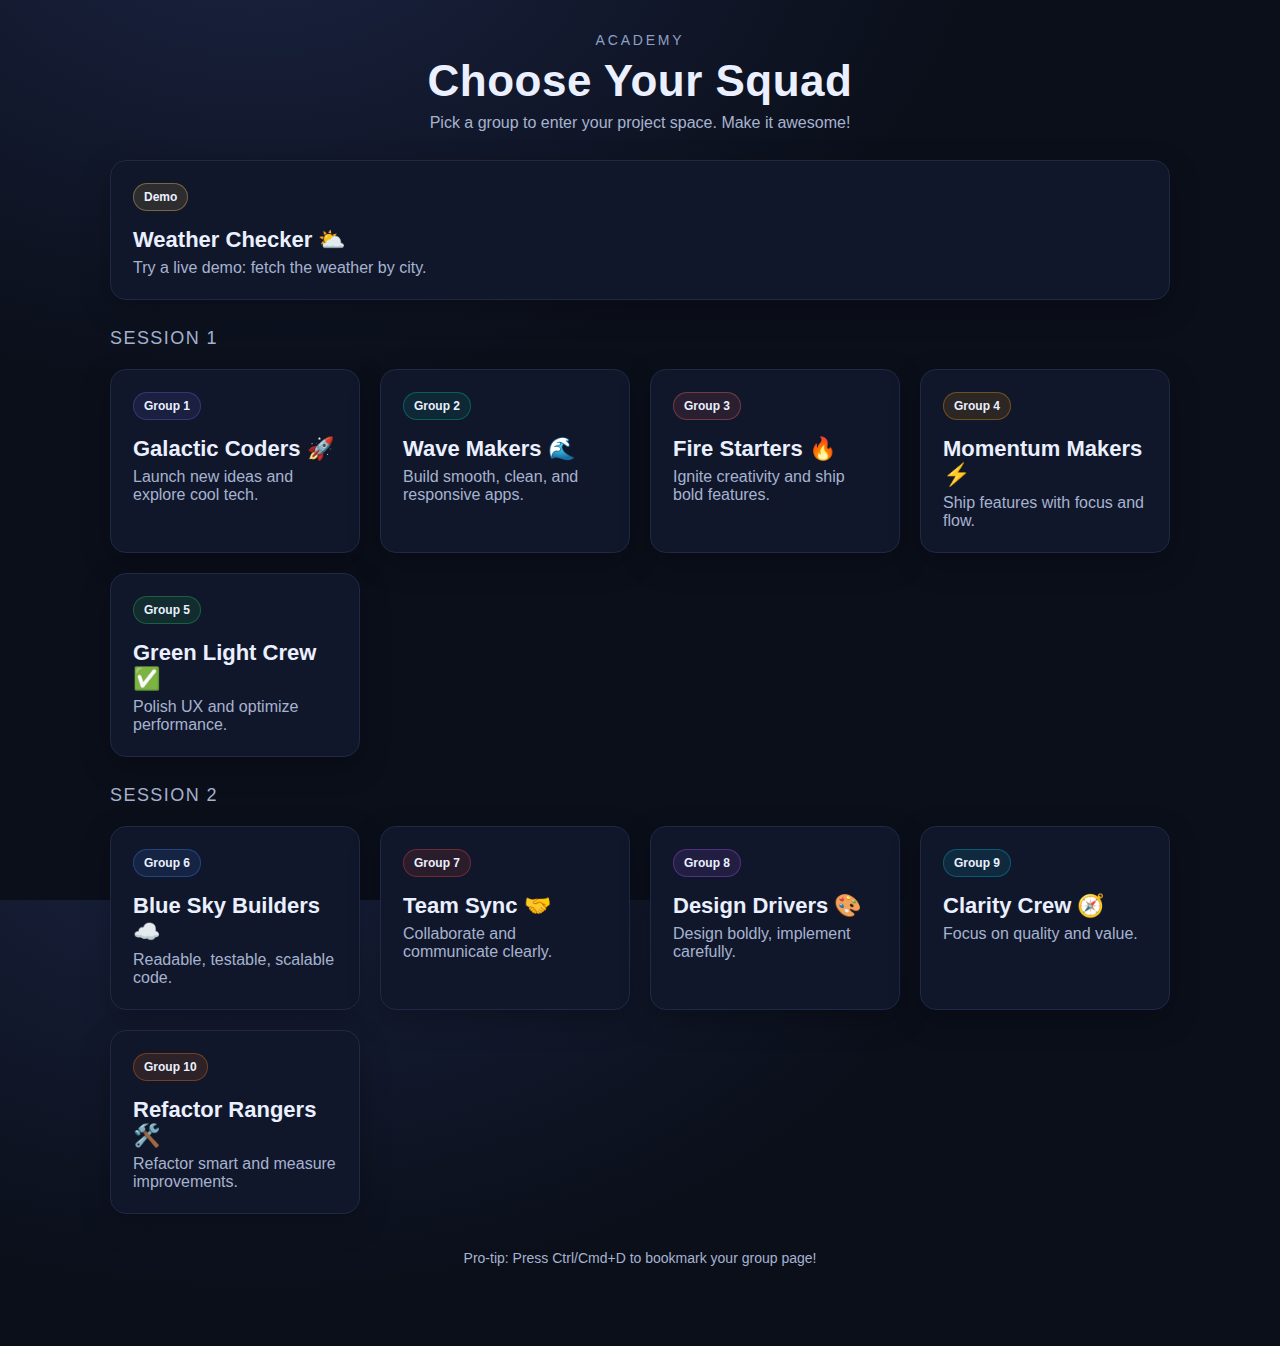
<file: index.html>
<!DOCTYPE html>
<html lang="en">
  <head>
    <meta charset="UTF-8" />
    <meta name="viewport" content="width=device-width, initial-scale=1" />
    <title>Academy Projects</title>
    <style>
      :root {
        --bg: #0b0f1a;
        --text: #eaf0ff;
        --muted: #a6b3d0;
        --card: #11172a;
        --border: #1f2944;
        --accent1: #6c5ce7; /* group1 */
        --accent2: #00c2a8; /* group2 */
        --accent3: #ff6b6b; /* group3 */
        --accent4: #f59e0b; /* group4 */
        --accent5: #22c55e; /* group5 */
        --accent6: #3b82f6; /* group6 */
        --accent7: #ef4444; /* group7 */
        --accent8: #a855f7; /* group8 */
        --accent9: #06b6d4; /* group9 */
        --accent10: #f97316; /* group10 */
      }

      * { box-sizing: border-box; }
      html, body { height: 100%; }
      body {
        margin: 0;
        font-family: "Segoe UI", Roboto, Helvetica, Arial, sans-serif;
        color: var(--text);
        background:
          radial-gradient(1200px 800px at 20% -10%, #1a2341 0%, var(--bg) 60%),
          radial-gradient(800px 500px at 100% 0%, rgba(108,92,231,0.15) 0%, rgba(0,0,0,0) 60%),
          linear-gradient(180deg, rgba(0,0,0,0.15), rgba(0,0,0,0));
      }

      .container {
        max-width: 1100px;
        margin: 0 auto;
        padding: 32px 20px 80px;
      }

      header { text-align: center; }
      .title { font-size: 44px; margin: 8px 0 8px; letter-spacing: 0.5px; }
      .subtitle { margin: 0 0 28px; color: var(--muted); }
      .section-title { margin: 28px 0 8px; font-size: 18px; color: var(--muted); letter-spacing: .08em; text-transform: uppercase; }

      .grid {
        display: grid;
        grid-template-columns: repeat(auto-fit, minmax(240px, 1fr));
        gap: 20px;
        margin-top: 20px;
      }

      .card {
        position: relative;
        display: block;
        padding: 22px;
        border-radius: 16px;
        text-decoration: none;
        color: var(--text);
        background: var(--card);
        border: 1px solid var(--border);
        box-shadow: 0 10px 30px rgba(0,0,0,0.25);
        transition: transform 160ms ease, box-shadow 160ms ease, border-color 160ms ease;
      }
      .card:hover {
        transform: translateY(-4px);
        box-shadow: 0 18px 40px rgba(0,0,0,0.35);
        border-color: #2b3860;
      }

      .card .tag {
        display: inline-block;
        font-size: 12px;
        font-weight: 700;
        padding: 6px 10px;
        border-radius: 999px;
        background: rgba(255,255,255,0.06);
        border: 1px solid rgba(255,255,255,0.1);
        margin-bottom: 10px;
      }
      .card h3 { margin: 6px 0 6px; font-size: 22px; }
      .card p { margin: 0; color: var(--muted); }

       .accent1, .accent2, .accent3, .accent4, .accent5, .accent6, .accent7, .accent8, .accent9, .accent10, .accent-demo { outline: 3px solid transparent; }
       .accent1:hover { outline-color: var(--accent1); }
       .accent2:hover { outline-color: var(--accent2); }
       .accent3:hover { outline-color: var(--accent3); }
       .accent4:hover { outline-color: var(--accent4); }
       .accent5:hover { outline-color: var(--accent5); }
       .accent6:hover { outline-color: var(--accent6); }
       .accent7:hover { outline-color: var(--accent7); }
       .accent8:hover { outline-color: var(--accent8); }
       .accent9:hover { outline-color: var(--accent9); }
       .accent10:hover { outline-color: var(--accent10); }
       .accent-demo:hover { outline-color: #ffd166; }

      footer { text-align: center; margin-top: 36px; color: var(--muted); font-size: 14px; }
    </style>
  </head>
  <body>
    <div class="container">
      <header>
        <div style="font-size:14px;color:#8ea0c6;letter-spacing:.2em;text-transform:uppercase;">Academy</div>
        <h1 class="title">Choose Your Squad</h1>
        <p class="subtitle">Pick a group to enter your project space. Make it awesome!</p>
      </header>

      <section class="grid">
        <a class="card accent-demo" href="/academy/demo/">
          <span class="tag" style="border-color: rgba(255,209,102,.35); background: rgba(255,209,102,.12);">Demo</span>
          <h3>Weather Checker ⛅</h3>
          <p>Try a live demo: fetch the weather by city.</p>
        </a>
      </section>

      <div class="section-title">Session 1</div>
      <section class="grid">
        <a class="card accent1" href="/academy/group1/">
          <span class="tag" style="border-color: rgba(108,92,231,.35); background: rgba(108,92,231,.12);">Group 1</span>
          <h3>Galactic Coders 🚀</h3>
          <p>Launch new ideas and explore cool tech.</p>
        </a>

        <a class="card accent2" href="/academy/group2/">
          <span class="tag" style="border-color: rgba(0,194,168,.35); background: rgba(0,194,168,.10);">Group 2</span>
          <h3>Wave Makers 🌊</h3>
          <p>Build smooth, clean, and responsive apps.</p>
        </a>

        <a class="card accent3" href="/academy/group3/">
          <span class="tag" style="border-color: rgba(255,107,107,.35); background: rgba(255,107,107,.10);">Group 3</span>
          <h3>Fire Starters 🔥</h3>
          <p>Ignite creativity and ship bold features.</p>
        </a>

        <a class="card accent4" href="/academy/group4/">
          <span class="tag" style="border-color: rgba(245,158,11,.35); background: rgba(245,158,11,.12);">Group 4</span>
          <h3>Momentum Makers ⚡</h3>
          <p>Ship features with focus and flow.</p>
        </a>

        <a class="card accent5" href="/academy/group5/">
          <span class="tag" style="border-color: rgba(34,197,94,.35); background: rgba(34,197,94,.12);">Group 5</span>
          <h3>Green Light Crew ✅</h3>
          <p>Polish UX and optimize performance.</p>
        </a>
      </section>

      <div class="section-title">Session 2</div>
      <section class="grid">
        <a class="card accent6" href="/academy/group6/">
          <span class="tag" style="border-color: rgba(59,130,246,.35); background: rgba(59,130,246,.12);">Group 6</span>
          <h3>Blue Sky Builders ☁️</h3>
          <p>Readable, testable, scalable code.</p>
        </a>

        <a class="card accent7" href="/academy/group7/">
          <span class="tag" style="border-color: rgba(239,68,68,.35); background: rgba(239,68,68,.12);">Group 7</span>
          <h3>Team Sync 🤝</h3>
          <p>Collaborate and communicate clearly.</p>
        </a>

        <a class="card accent8" href="/academy/group8/">
          <span class="tag" style="border-color: rgba(168,85,247,.35); background: rgba(168,85,247,.12);">Group 8</span>
          <h3>Design Drivers 🎨</h3>
          <p>Design boldly, implement carefully.</p>
        </a>

        <a class="card accent9" href="/academy/group9/">
          <span class="tag" style="border-color: rgba(6,182,212,.35); background: rgba(6,182,212,.12);">Group 9</span>
          <h3>Clarity Crew 🧭</h3>
          <p>Focus on quality and value.</p>
        </a>

        <a class="card accent10" href="/academy/group10/">
          <span class="tag" style="border-color: rgba(249,115,22,.35); background: rgba(249,115,22,.12);">Group 10</span>
          <h3>Refactor Rangers 🛠️</h3>
          <p>Refactor smart and measure improvements.</p>
        </a>
      </section>

      <footer>
        Pro-tip: Press Ctrl/Cmd+D to bookmark your group page!
      </footer>
    </div>
  </body>
  </html>
</file>
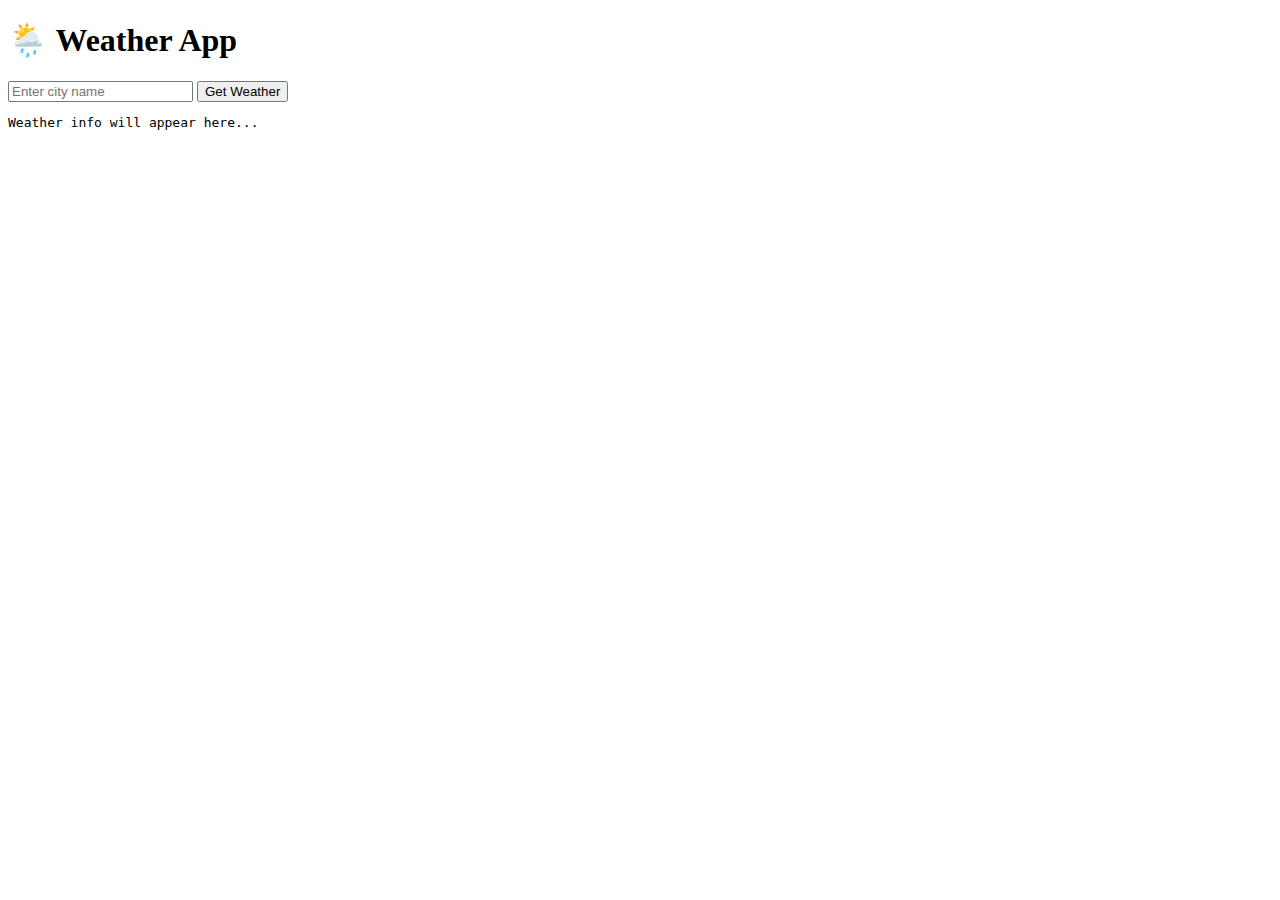
<file: group1/index.html>
<!DOCTYPE html>
<html lang="en">
<head>
  <meta charset="UTF-8" />
  <meta name="viewport" content="width=device-width, initial-scale=1.0"/>
  <title>Wttr.in Weather App</title>
  <link rel="stylesheetdy href="group1.css">
  <script scr="group1.js" defer></script>
             <body>
  <div class="container">
    <h1>🌦️ Weather App</h1>
    <input type="text" id="cityInput" placeholder="Enter city name" />
    <button onclick="getWeather()">Get Weather</button>
    <pre id="weatherResult">Weather info will appear here...</pre>
  </div>
  <script>script.js</script>
</body>
</html>
</file>
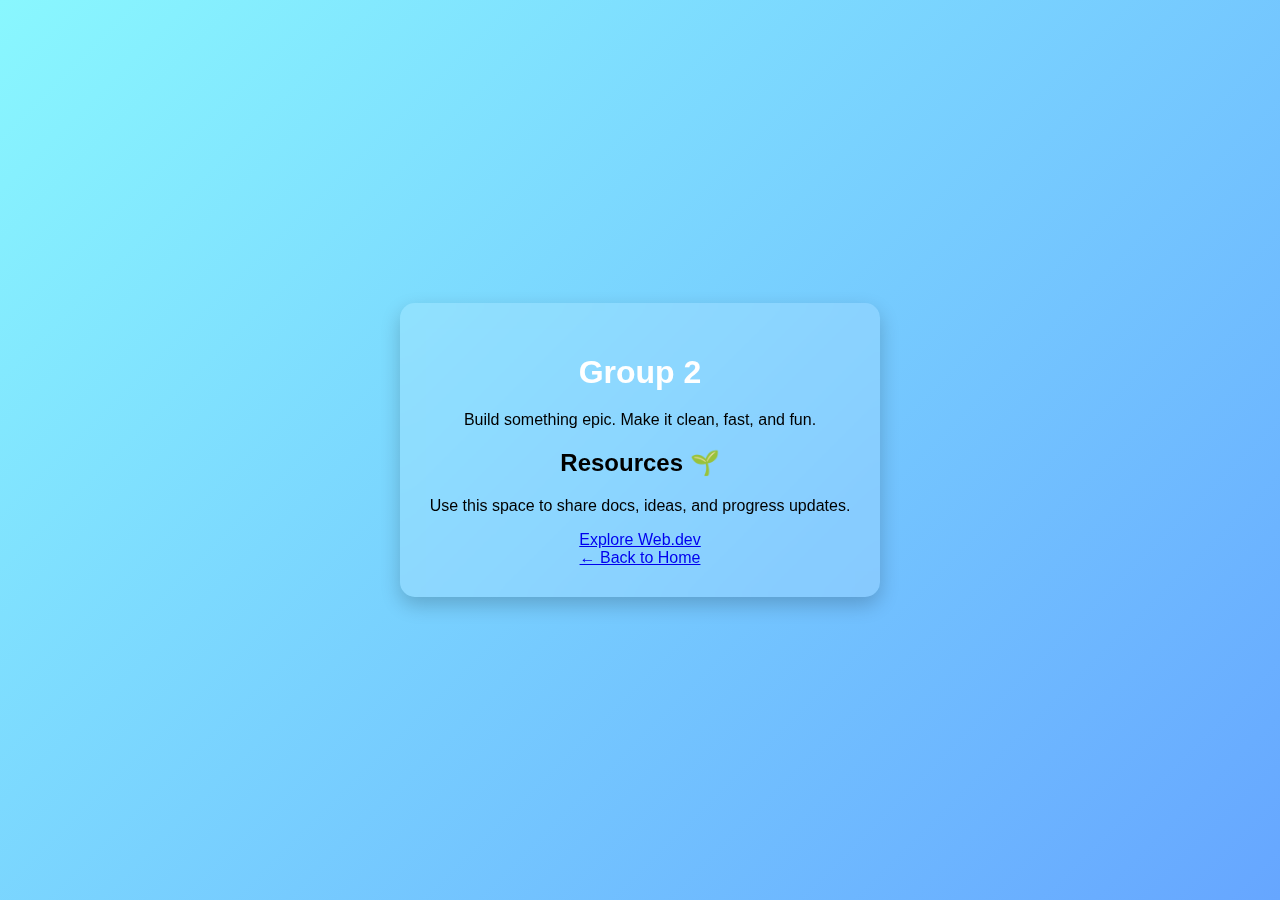
<file: group2/index.html>
<!DOCTYPE html>
<html lang="en">
  <head>
    <meta charset="UTF-8" />
    <meta name="viewport" content="width=device-width, initial-scale=1" />
    <title>Group 2</title>
    <link rel="stylesheet" href="/static/css/group2.css" />
  </head>
  <body>
    <div class="container">
      <h1 class="title">Group 2</h1>
      <p class="subtitle">Build something epic. Make it clean, fast, and fun.</p>

      <div class="card">
        <h2>Resources 🌱</h2>
        <p>Use this space to share docs, ideas, and progress updates.</p>
        <a class="btn" href="https://web.dev/learn/">Explore Web.dev</a>
      </div>

      <a class="back" href="/index.html">← Back to Home</a>
    </div>

    <script src="/static/js/group2.js"></script>
  </body>
  </html>
</file>
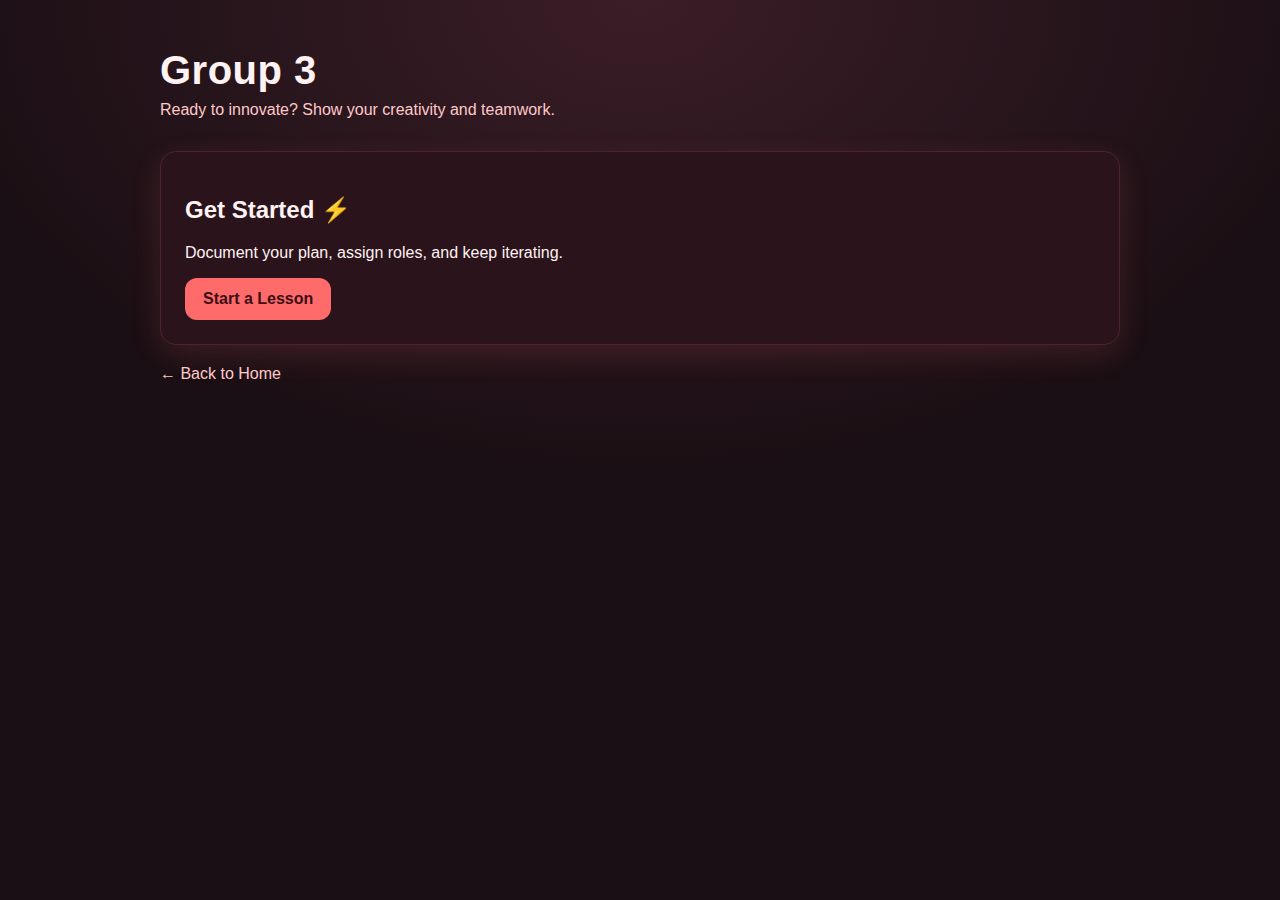
<file: group3/index.html>
<!DOCTYPE html>
<html lang="en">
  <head>
    <meta charset="UTF-8" />
    <meta name="viewport" content="width=device-width, initial-scale=1" />
    <title>Group 3</title>
    <link rel="stylesheet" href="/static/css/group3.css" />
  </head>
  <body>
    <div class="container">
      <h1 class="title">Group 3</h1>
      <p class="subtitle">Ready to innovate? Show your creativity and teamwork.</p>

      <div class="card">
        <h2>Get Started ⚡</h2>
        <p>Document your plan, assign roles, and keep iterating.</p>
        <a class="btn" href="https://www.freecodecamp.org/learn">Start a Lesson</a>
      </div>

      <a class="back" href="/index.html">← Back to Home</a>
    </div>

    <script src="/static/js/group3.js"></script>
  </body>
  </html>
</file>
<file: static/css/group2.css>
/* General styling */
body {
  margin: 0;
  font-family: 'Segoe UI', Tahoma, Geneva, Verdana, sans-serif;
  height: 100vh;
  display: flex;
  justify-content: center;
  align-items: center;
  background: linear-gradient(135deg, #89f7fe, #66a6ff);
  transition: background 1s ease;
}

.container {
  text-align: center;
  background: rgba(255, 255, 255, 0.15);
  padding: 30px;
  border-radius: 15px;
  backdrop-filter: blur(10px);
  box-shadow: 0 8px 20px rgba(0,0,0,0.2);
}

h1 {
  margin-bottom: 20px;
  color: #fff;
}

input {
  padding: 10px;
  border: none;
  border-radius: 8px;
  width: 200px;
  margin-right: 10px;
}

button {
  padding: 10px 15px;
  border: none;
  border-radius: 8px;
  background: #4facfe;
  color: white;
  cursor: pointer;
  transition: 0.3s;
}

button:hover {
  background: #00f2fe;
}

.weather-card {
  margin-top: 20px;
  padding: 20px;
  border-radius: 12px;
  background: rgba(255,255,255,0.2);
  color: #fff;
  transition: background 1s ease;
}

.hidden {
  display: none;
}
</file>
<file: static/css/group3.css>
/* Group 3 Theme */
:root {
  --accent: #ff6b6b;
  --bg: #1a0f14;
  --text: #fff2f2;
  --muted: #ffc9c9;
}

* {
  box-sizing: border-box;
}

html, body {
  height: 100%;
}

body {
  margin: 0;
  font-family: "Segoe UI", Roboto, Helvetica, Arial, sans-serif;
  background: radial-gradient(1200px 800px at 50% 0%, #3a1d27 0%, var(--bg) 60%);
  color: var(--text);
}

.container {
  max-width: 1000px;
  margin: 0 auto;
  padding: 32px 20px 64px;
}

.title {
  font-size: 40px;
  margin: 16px 0 8px;
  letter-spacing: 0.5px;
}

.subtitle {
  margin: 0 0 32px;
  color: var(--muted);
}

.card {
  background: #2a131b;
  border: 1px solid #4b2430;
  border-radius: 16px;
  padding: 24px;
  box-shadow: 0 10px 30px rgba(255, 107, 107, 0.15);
}

.btn {
  display: inline-block;
  padding: 12px 18px;
  border-radius: 12px;
  background: var(--accent);
  color: #3b0f15;
  text-decoration: none;
  font-weight: 700;
  transition: transform 0.15s ease, box-shadow 0.15s ease;
}

.btn:hover {
  transform: translateY(-2px);
  box-shadow: 0 8px 18px rgba(255, 107, 107, 0.35);
}

.back {
  margin-top: 20px;
  display: inline-block;
  color: var(--muted);
  text-decoration: none;
}

.back:hover {
  color: var(--text);
}
</file>
